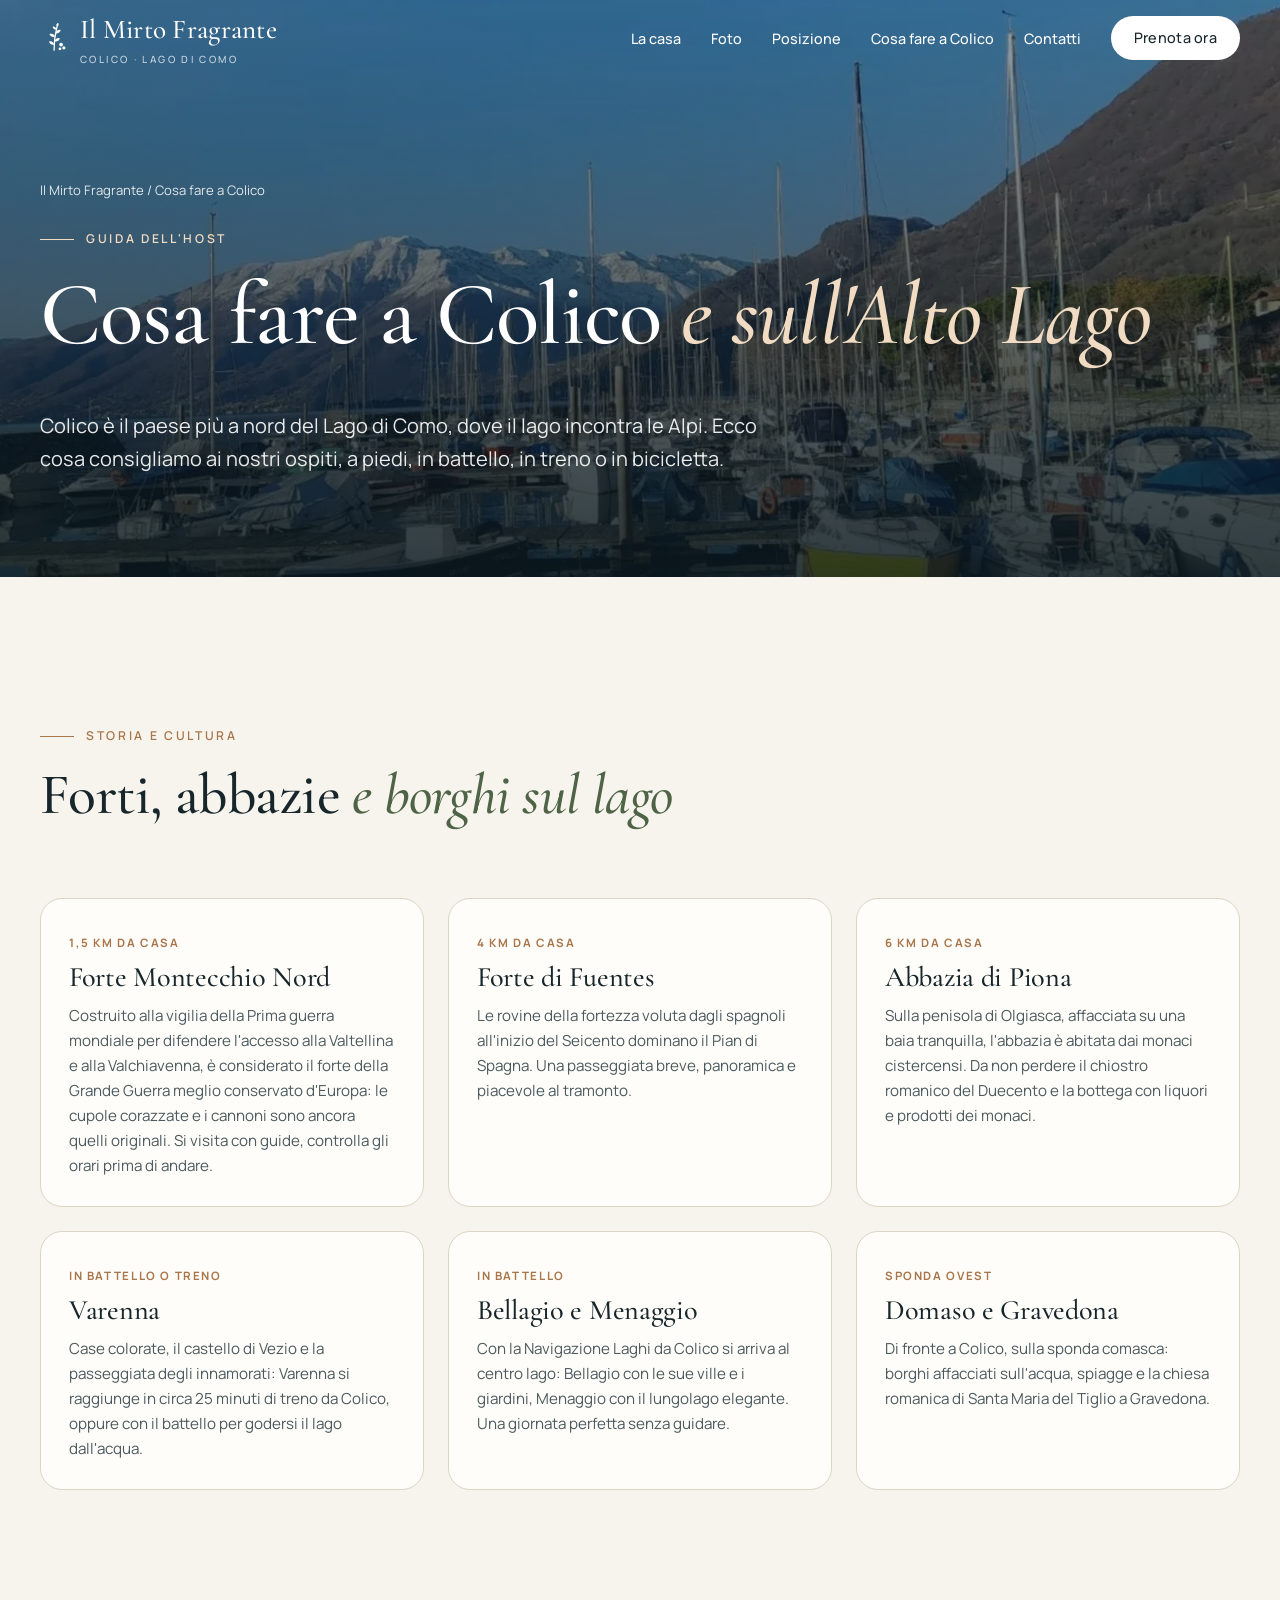
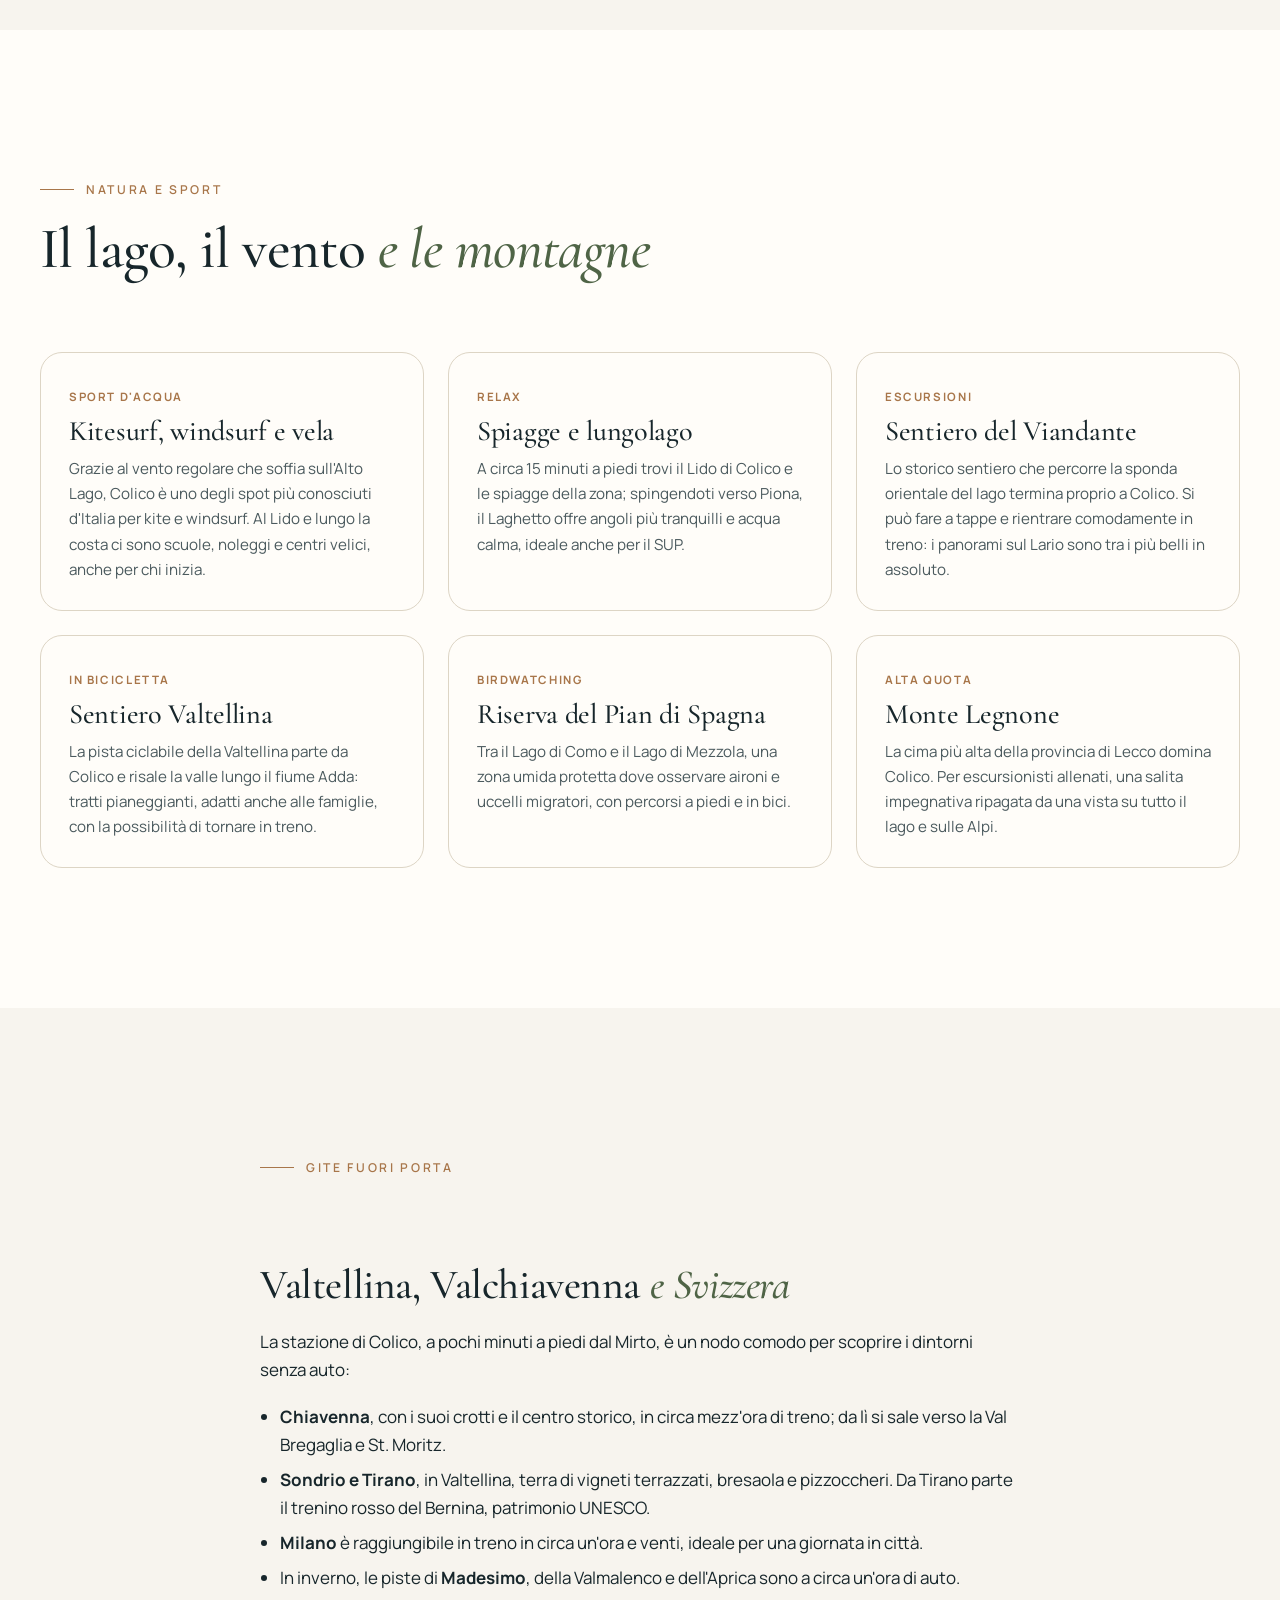
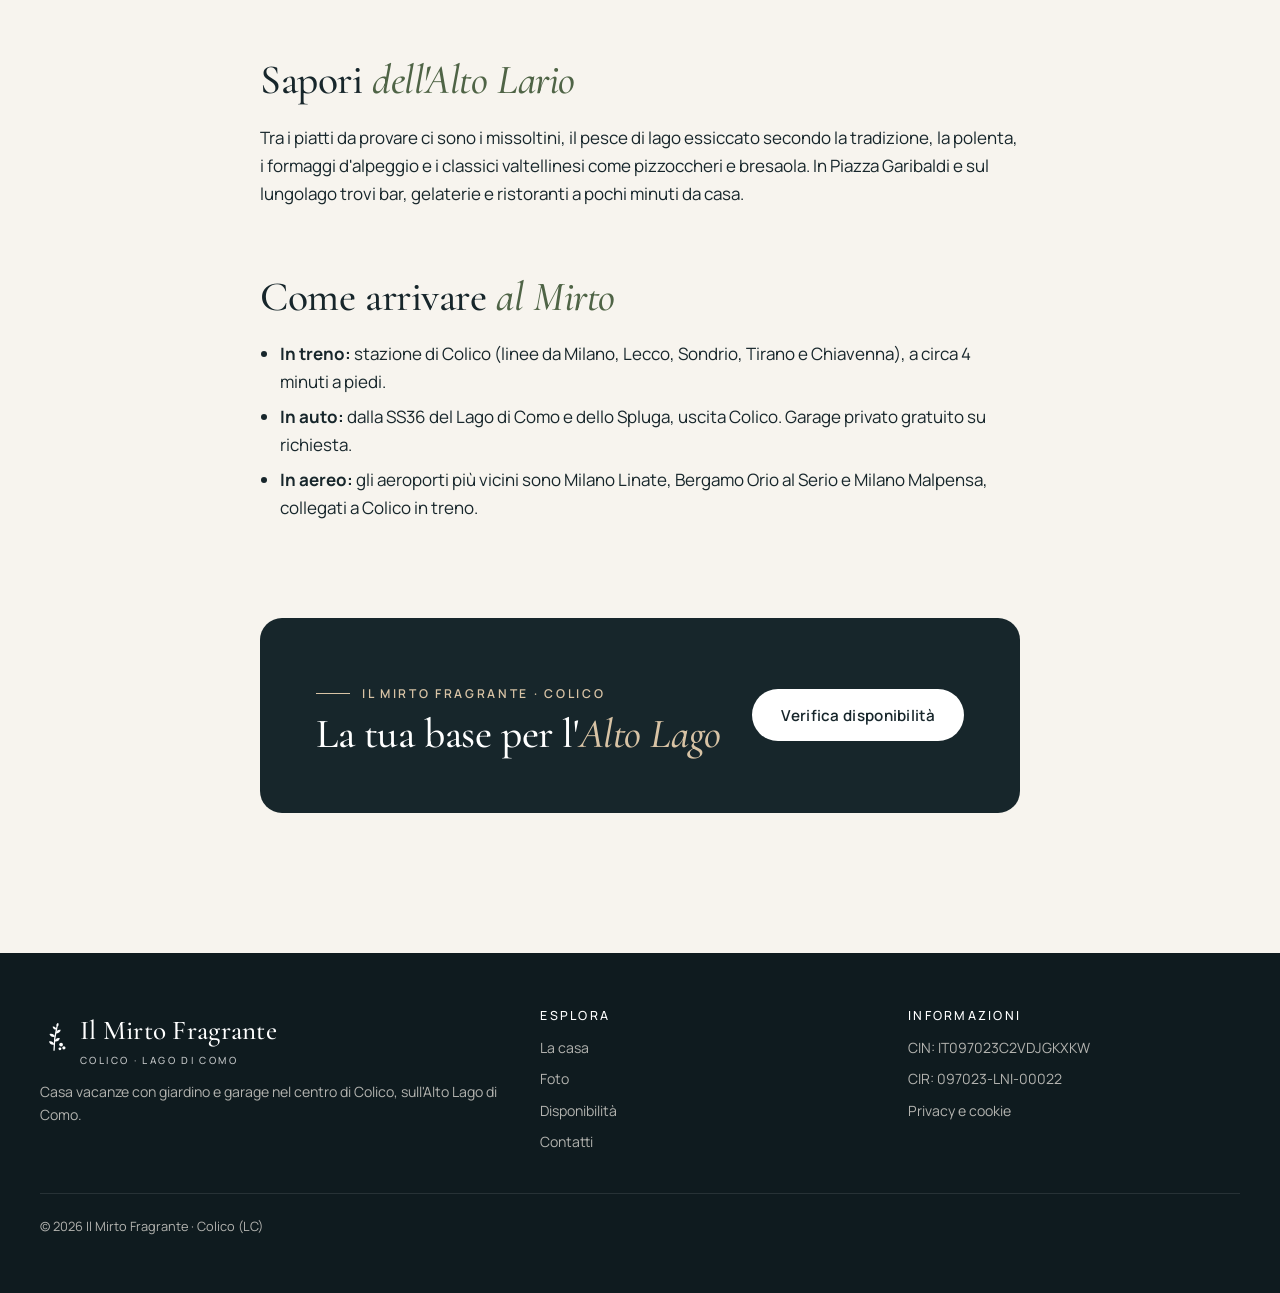
<file: guida-colico.html>
<!doctype html>
<html lang="it" class="no-js">
<head>
  <meta charset="utf-8">
  <meta name="viewport" content="width=device-width, initial-scale=1, viewport-fit=cover">
  <title>Cosa fare a Colico e sull'Alto Lago di Como | Il Mirto Fragrante</title>
  <meta name="description" content="Guida a Colico e all'Alto Lago di Como: forti, Abbazia di Piona, spiagge, kitesurf, sentieri, gite in battello a Varenna e Bellagio e consigli per le vacanze.">
  <link rel="canonical" href="__SITE_URL__/guida-colico.html">
  <meta name="theme-color" content="#17262b">
  <meta property="og:type" content="article">
  <meta property="og:locale" content="it_IT">
  <meta property="og:site_name" content="Il Mirto Fragrante · Casa vacanze a Colico">
  <meta property="og:title" content="Cosa fare a Colico e sull'Alto Lago di Como">
  <meta property="og:description" content="Forti storici, abbazie sul lago, spiagge, sport del vento e gite in battello: la guida dell'host per le vacanze a Colico.">
  <meta property="og:url" content="__SITE_URL__/guida-colico.html">
  <meta property="og:image" content="__SITE_URL__/assets/img/foto/porto-di-colico-1600.webp">
  <meta name="twitter:card" content="summary_large_image">
  <link rel="icon" href="favicon.ico" sizes="48x48">
  <link rel="icon" href="favicon.svg" type="image/svg+xml">
  <link rel="icon" href="assets/img/icon-192.png" sizes="192x192" type="image/png">
  <link rel="apple-touch-icon" href="assets/img/apple-touch-icon.png">
  <link rel="preload" href="assets/fonts/cormorant.woff2" as="font" type="font/woff2" crossorigin>
  <link rel="preload" href="assets/fonts/manrope.woff2" as="font" type="font/woff2" crossorigin>
  <link rel="stylesheet" href="assets/css/style.css">
  <script type="application/ld+json">
  {
    "@context": "https://schema.org",
    "@graph": [
      {
        "@type": "Article",
        "headline": "Cosa fare a Colico e sull'Alto Lago di Como",
        "image": "__SITE_URL__/assets/img/foto/porto-di-colico-1600.webp",
        "inLanguage": "it",
        "author": { "@type": "Organization", "name": "Il Mirto Fragrante · Casa vacanze a Colico", "url": "__SITE_URL__/" },
        "about": { "@type": "TouristDestination", "name": "Colico, Lago di Como", "geo": { "@type": "GeoCoordinates", "latitude": 46.137, "longitude": 9.371 } },
        "mainEntityOfPage": "__SITE_URL__/guida-colico.html"
      },
      {
        "@type": "BreadcrumbList",
        "itemListElement": [
          { "@type": "ListItem", "position": 1, "name": "Il Mirto Fragrante", "item": "__SITE_URL__/" },
          { "@type": "ListItem", "position": 2, "name": "Cosa fare a Colico", "item": "__SITE_URL__/guida-colico.html" }
        ]
      }
    ]
  }
  </script>
  <script src="assets/js/config.js" defer></script>
  <script src="assets/js/main.js" defer></script>
</head>
<body>
<svg width="0" height="0" style="position:absolute" aria-hidden="true">
  <defs>
    <symbol id="i-logo" viewBox="0 0 64 64"><path d="M30 58C30 44 31 28 36 9" fill="none" stroke="currentColor" stroke-width="2.8" stroke-linecap="round"/><g fill="currentColor"><path d="M0 0C3.5-4 9.5-4 13 0C9.5 4 3.5 4 0 0Z" transform="translate(30.5 46) rotate(-150)"/><path d="M0 0C3.5-4 9.5-4 13 0C9.5 4 3.5 4 0 0Z" transform="translate(31 39) rotate(-30)"/><path d="M0 0C3.5-4 9.5-4 13 0C9.5 4 3.5 4 0 0Z" transform="translate(32 29) rotate(-155)"/><path d="M0 0C3.5-4 9.5-4 13 0C9.5 4 3.5 4 0 0Z" transform="translate(33.5 22) rotate(-35)"/><path d="M0 0C3.5-4 9.5-4 13 0C9.5 4 3.5 4 0 0Z" transform="translate(35 14) rotate(-140) scale(.8)"/><path d="M0 0C3.5-4 9.5-4 13 0C9.5 4 3.5 4 0 0Z" transform="translate(36 9) rotate(-75) scale(.75)"/><circle cx="45" cy="46" r="4"/><circle cx="51" cy="53" r="3.4"/><circle cx="42.5" cy="55" r="3"/></g></symbol>
  </defs>
</svg>
<a class="skip-link" href="#main">Vai al contenuto</a>

<header class="site-header">
  <nav class="nav wrap" aria-label="Navigazione principale">
    <a class="logo" href="./" aria-label="Il Mirto Fragrante, torna alla home">
      <svg aria-hidden="true"><use href="#i-logo"/></svg>
      <span>Il Mirto Fragrante<small>Colico · Lago di Como</small></span>
    </a>
    <button class="nav-toggle" aria-expanded="false" aria-controls="menu" aria-label="Apri il menu"><span></span><span></span><span></span></button>
    <ul class="nav-links" id="menu">
      <li><a href="./#la-casa">La casa</a></li>
      <li><a href="./#galleria">Foto</a></li>
      <li><a href="./#posizione">Posizione</a></li>
      <li><a href="guida-colico.html" aria-current="page">Cosa fare a Colico</a></li>
      <li><a href="./#contatti">Contatti</a></li>
      <li><a class="btn btn--primary" href="./#disponibilita">Prenota ora</a></li>
    </ul>
  </nav>
</header>

<main id="main">
  <section class="page-hero page-hero--image">
    <img src="assets/img/foto/porto-di-colico-1600.webp" srcset="assets/img/foto/porto-di-colico-800.webp 800w, assets/img/foto/porto-di-colico-1600.webp 1600w" sizes="100vw" width="1600" height="1600" fetchpriority="high" alt="Il porto turistico di Colico con le barche a vela e le montagne innevate">
    <div class="wrap">
      <nav class="breadcrumb" aria-label="Percorso"><a href="./">Il Mirto Fragrante</a> / Cosa fare a Colico</nav>
      <p class="eyebrow">Guida dell'host</p>
      <h1>Cosa fare a Colico <em>e sull'Alto Lago</em></h1>
      <p class="lead">Colico è il paese più a nord del Lago di Como, dove il lago incontra le Alpi. Ecco cosa consigliamo ai nostri ospiti, a piedi, in battello, in treno o in bicicletta.</p>
    </div>
  </section>

  <section class="section">
    <div class="wrap">
      <div class="section-head reveal">
        <p class="eyebrow">Storia e cultura</p>
        <h2>Forti, abbazie <em>e borghi sul lago</em></h2>
      </div>
      <div class="guide-grid">
        <article class="guide-card reveal"><span class="tag">1,5 km da casa</span><h3>Forte Montecchio Nord</h3><p>Costruito alla vigilia della Prima guerra mondiale per difendere l'accesso alla Valtellina e alla Valchiavenna, è considerato il forte della Grande Guerra meglio conservato d'Europa: le cupole corazzate e i cannoni sono ancora quelli originali. Si visita con guide, controlla gli orari prima di andare.</p></article>
        <article class="guide-card reveal reveal-delay-1"><span class="tag">4 km da casa</span><h3>Forte di Fuentes</h3><p>Le rovine della fortezza voluta dagli spagnoli all'inizio del Seicento dominano il Pian di Spagna. Una passeggiata breve, panoramica e piacevole al tramonto.</p></article>
        <article class="guide-card reveal reveal-delay-2"><span class="tag">6 km da casa</span><h3>Abbazia di Piona</h3><p>Sulla penisola di Olgiasca, affacciata su una baia tranquilla, l'abbazia è abitata dai monaci cistercensi. Da non perdere il chiostro romanico del Duecento e la bottega con liquori e prodotti dei monaci.</p></article>
        <article class="guide-card reveal"><span class="tag">In battello o treno</span><h3>Varenna</h3><p>Case colorate, il castello di Vezio e la passeggiata degli innamorati: Varenna si raggiunge in circa 25 minuti di treno da Colico, oppure con il battello per godersi il lago dall'acqua.</p></article>
        <article class="guide-card reveal reveal-delay-1"><span class="tag">In battello</span><h3>Bellagio e Menaggio</h3><p>Con la Navigazione Laghi da Colico si arriva al centro lago: Bellagio con le sue ville e i giardini, Menaggio con il lungolago elegante. Una giornata perfetta senza guidare.</p></article>
        <article class="guide-card reveal reveal-delay-2"><span class="tag">Sponda ovest</span><h3>Domaso e Gravedona</h3><p>Di fronte a Colico, sulla sponda comasca: borghi affacciati sull'acqua, spiagge e la chiesa romanica di Santa Maria del Tiglio a Gravedona.</p></article>
      </div>
    </div>
  </section>

  <section class="section section--paper">
    <div class="wrap">
      <div class="section-head reveal">
        <p class="eyebrow">Natura e sport</p>
        <h2>Il lago, il vento <em>e le montagne</em></h2>
      </div>
      <div class="guide-grid">
        <article class="guide-card reveal"><span class="tag">Sport d'acqua</span><h3>Kitesurf, windsurf e vela</h3><p>Grazie al vento regolare che soffia sull'Alto Lago, Colico è uno degli spot più conosciuti d'Italia per kite e windsurf. Al Lido e lungo la costa ci sono scuole, noleggi e centri velici, anche per chi inizia.</p></article>
        <article class="guide-card reveal reveal-delay-1"><span class="tag">Relax</span><h3>Spiagge e lungolago</h3><p>A circa 15 minuti a piedi trovi il Lido di Colico e le spiagge della zona; spingendoti verso Piona, il Laghetto offre angoli più tranquilli e acqua calma, ideale anche per il SUP.</p></article>
        <article class="guide-card reveal reveal-delay-2"><span class="tag">Escursioni</span><h3>Sentiero del Viandante</h3><p>Lo storico sentiero che percorre la sponda orientale del lago termina proprio a Colico. Si può fare a tappe e rientrare comodamente in treno: i panorami sul Lario sono tra i più belli in assoluto.</p></article>
        <article class="guide-card reveal"><span class="tag">In bicicletta</span><h3>Sentiero Valtellina</h3><p>La pista ciclabile della Valtellina parte da Colico e risale la valle lungo il fiume Adda: tratti pianeggianti, adatti anche alle famiglie, con la possibilità di tornare in treno.</p></article>
        <article class="guide-card reveal reveal-delay-1"><span class="tag">Birdwatching</span><h3>Riserva del Pian di Spagna</h3><p>Tra il Lago di Como e il Lago di Mezzola, una zona umida protetta dove osservare aironi e uccelli migratori, con percorsi a piedi e in bici.</p></article>
        <article class="guide-card reveal reveal-delay-2"><span class="tag">Alta quota</span><h3>Monte Legnone</h3><p>La cima più alta della provincia di Lecco domina Colico. Per escursionisti allenati, una salita impegnativa ripagata da una vista su tutto il lago e sulle Alpi.</p></article>
      </div>
    </div>
  </section>

  <section class="section">
    <div class="wrap prose reveal">
      <p class="eyebrow">Gite fuori porta</p>
      <h2>Valtellina, Valchiavenna <em>e Svizzera</em></h2>
      <p>La stazione di Colico, a pochi minuti a piedi dal Mirto, è un nodo comodo per scoprire i dintorni senza auto:</p>
      <ul>
        <li><strong>Chiavenna</strong>, con i suoi crotti e il centro storico, in circa mezz'ora di treno; da lì si sale verso la Val Bregaglia e St. Moritz.</li>
        <li><strong>Sondrio e Tirano</strong>, in Valtellina, terra di vigneti terrazzati, bresaola e pizzoccheri. Da Tirano parte il trenino rosso del Bernina, patrimonio UNESCO.</li>
        <li><strong>Milano</strong> è raggiungibile in treno in circa un'ora e venti, ideale per una giornata in città.</li>
        <li>In inverno, le piste di <strong>Madesimo</strong>, della Valmalenco e dell'Aprica sono a circa un'ora di auto.</li>
      </ul>

      <h2>Sapori <em>dell'Alto Lario</em></h2>
      <p>Tra i piatti da provare ci sono i missoltini, il pesce di lago essiccato secondo la tradizione, la polenta, i formaggi d'alpeggio e i classici valtellinesi come pizzoccheri e bresaola. In Piazza Garibaldi e sul lungolago trovi bar, gelaterie e ristoranti a pochi minuti da casa.</p>

      <h2>Come arrivare <em>al Mirto</em></h2>
      <ul>
        <li><strong>In treno:</strong> stazione di Colico (linee da Milano, Lecco, Sondrio, Tirano e Chiavenna), a circa 4 minuti a piedi.</li>
        <li><strong>In auto:</strong> dalla SS36 del Lago di Como e dello Spluga, uscita Colico. Garage privato gratuito su richiesta.</li>
        <li><strong>In aereo:</strong> gli aeroporti più vicini sono Milano Linate, Bergamo Orio al Serio e Milano Malpensa, collegati a Colico in treno.</li>
      </ul>

      <div class="cta-panel">
        <div>
          <p class="eyebrow" style="color:#d8c3a5;margin-bottom:8px">Il Mirto Fragrante · Colico</p>
          <h2>La tua base per l'<em style="color:#d8c3a5">Alto Lago</em></h2>
        </div>
        <a class="btn btn--light" href="./#disponibilita">Verifica disponibilità</a>
      </div>
    </div>
  </section>
</main>

<footer class="site-footer">
  <div class="wrap">
    <div class="footer-grid">
      <div>
        <a class="logo" href="./"><svg aria-hidden="true"><use href="#i-logo"/></svg><span>Il Mirto Fragrante<small>Colico · Lago di Como</small></span></a>
        <p>Casa vacanze con giardino e garage nel centro di Colico, sull'Alto Lago di Como.</p>
      </div>
      <div>
        <h3>Esplora</h3>
        <ul>
          <li><a href="./#la-casa">La casa</a></li>
          <li><a href="./#galleria">Foto</a></li>
          <li><a href="./#disponibilita">Disponibilità</a></li>
          <li><a href="./#contatti">Contatti</a></li>
        </ul>
      </div>
      <div>
        <h3>Informazioni</h3>
        <ul>
          <li>CIN: IT097023C2VDJGKXKW</li>
          <li>CIR: 097023-LNI-00022</li>
          <li><a href="privacy.html">Privacy e cookie</a></li>
        </ul>
      </div>
    </div>
    <div class="legal"><span>© <span data-year>2026</span> Il Mirto Fragrante · Colico (LC)</span></div>
  </div>
</footer>

<div class="mobile-cta is-visible" aria-label="Prenotazione rapida">
  <div class="meta"><b>★ 4,74 · Colico</b>Fino a 3 ospiti · giardino · garage</div>
  <a class="btn btn--primary" href="./#disponibilita">Verifica date</a>
</div>
</body>
</html>
</file>
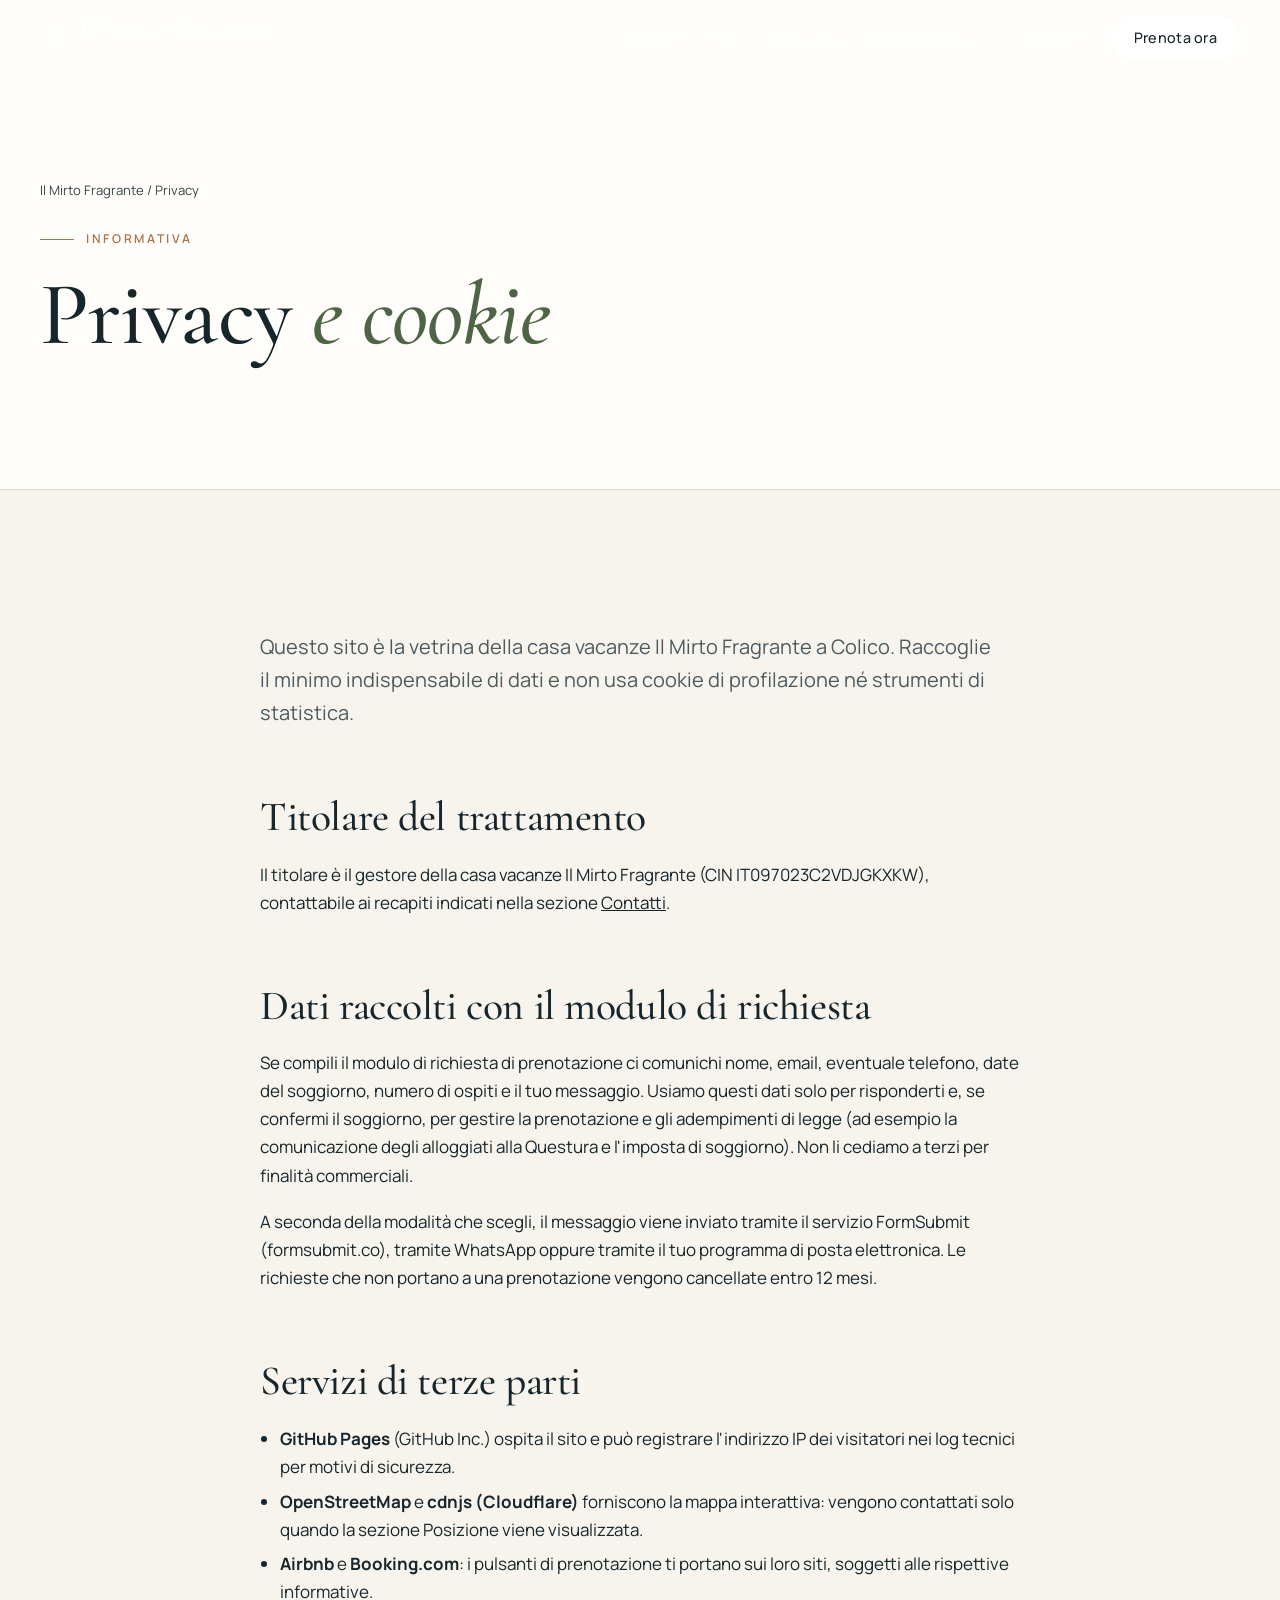
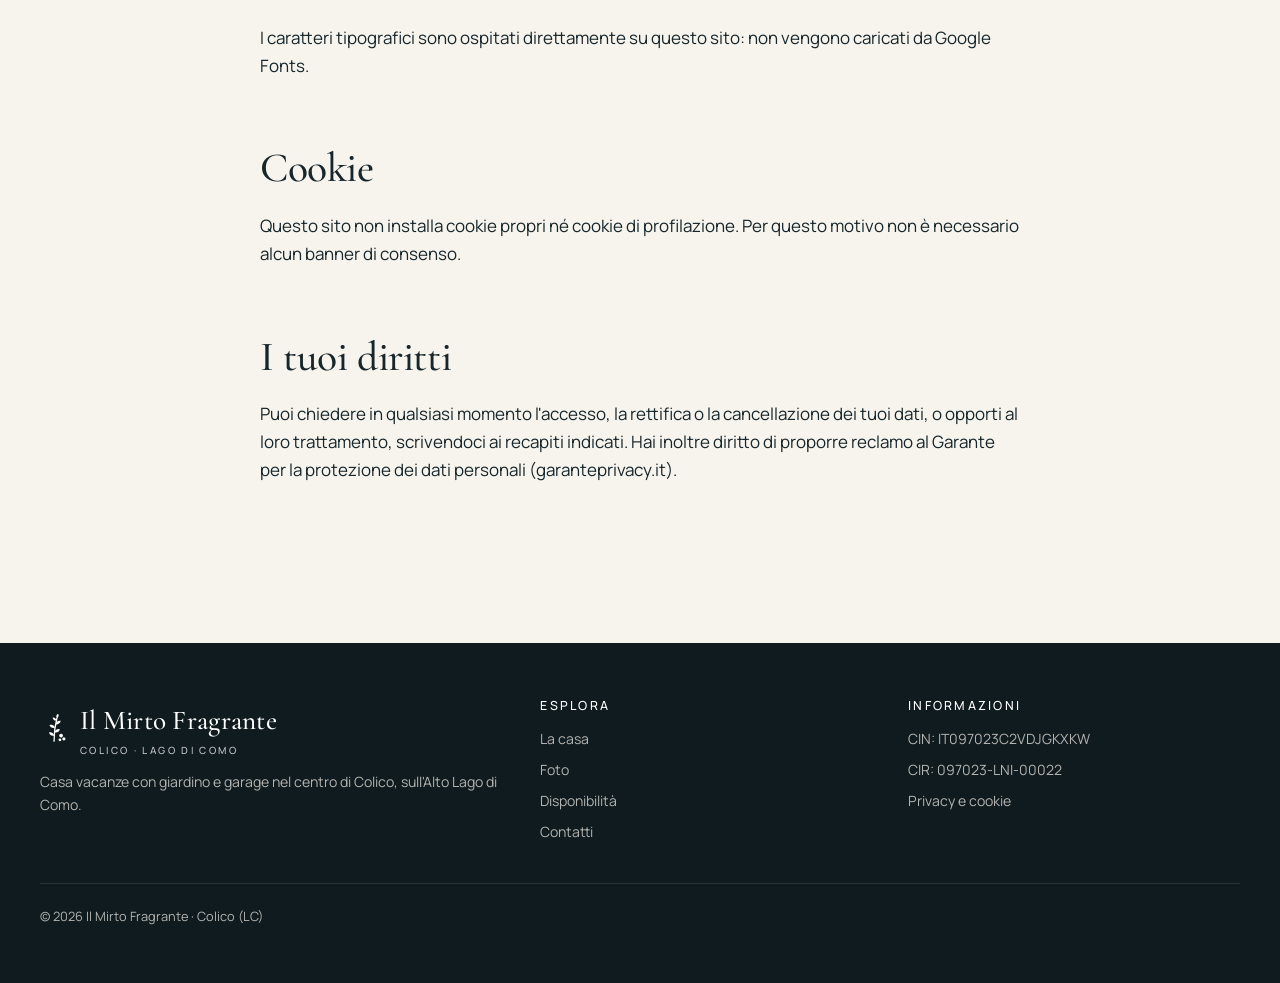
<file: privacy.html>
<!doctype html>
<html lang="it" class="no-js">
<head>
  <meta charset="utf-8">
  <meta name="viewport" content="width=device-width, initial-scale=1, viewport-fit=cover">
  <title>Privacy e cookie | Il Mirto Fragrante, casa vacanze a Colico</title>
  <meta name="description" content="Informativa privacy e cookie del sito della casa vacanze Il Mirto Fragrante a Colico, Lago di Como.">
  <meta name="robots" content="index, follow">
  <meta name="theme-color" content="#17262b">
  <link rel="icon" href="favicon.ico" sizes="48x48">
  <link rel="icon" href="favicon.svg" type="image/svg+xml">
  <link rel="icon" href="assets/img/icon-192.png" sizes="192x192" type="image/png">
  <link rel="stylesheet" href="assets/css/style.css">
  <script src="assets/js/config.js" defer></script>
  <script src="assets/js/main.js" defer></script>
</head>
<body>
<svg width="0" height="0" style="position:absolute" aria-hidden="true">
  <defs>
    <symbol id="i-logo" viewBox="0 0 64 64"><path d="M30 58C30 44 31 28 36 9" fill="none" stroke="currentColor" stroke-width="2.8" stroke-linecap="round"/><g fill="currentColor"><path d="M0 0C3.5-4 9.5-4 13 0C9.5 4 3.5 4 0 0Z" transform="translate(30.5 46) rotate(-150)"/><path d="M0 0C3.5-4 9.5-4 13 0C9.5 4 3.5 4 0 0Z" transform="translate(31 39) rotate(-30)"/><path d="M0 0C3.5-4 9.5-4 13 0C9.5 4 3.5 4 0 0Z" transform="translate(32 29) rotate(-155)"/><path d="M0 0C3.5-4 9.5-4 13 0C9.5 4 3.5 4 0 0Z" transform="translate(33.5 22) rotate(-35)"/><path d="M0 0C3.5-4 9.5-4 13 0C9.5 4 3.5 4 0 0Z" transform="translate(35 14) rotate(-140) scale(.8)"/><path d="M0 0C3.5-4 9.5-4 13 0C9.5 4 3.5 4 0 0Z" transform="translate(36 9) rotate(-75) scale(.75)"/><circle cx="45" cy="46" r="4"/><circle cx="51" cy="53" r="3.4"/><circle cx="42.5" cy="55" r="3"/></g></symbol>
  </defs>
</svg>
<a class="skip-link" href="#main">Vai al contenuto</a>

<header class="site-header">
  <nav class="nav wrap" aria-label="Navigazione principale">
    <a class="logo" href="./" aria-label="Il Mirto Fragrante, torna alla home">
      <svg aria-hidden="true"><use href="#i-logo"/></svg>
      <span>Il Mirto Fragrante<small>Colico · Lago di Como</small></span>
    </a>
    <button class="nav-toggle" aria-expanded="false" aria-controls="menu" aria-label="Apri il menu"><span></span><span></span><span></span></button>
    <ul class="nav-links" id="menu">
      <li><a href="./#la-casa">La casa</a></li>
      <li><a href="./#galleria">Foto</a></li>
      <li><a href="./#posizione">Posizione</a></li>
      <li><a href="guida-colico.html">Cosa fare a Colico</a></li>
      <li><a href="./#contatti">Contatti</a></li>
      <li><a class="btn btn--primary" href="./#disponibilita">Prenota ora</a></li>
    </ul>
  </nav>
</header>

<main id="main">
  <section class="page-hero">
    <div class="wrap">
      <nav class="breadcrumb" aria-label="Percorso"><a href="./">Il Mirto Fragrante</a> / Privacy</nav>
      <p class="eyebrow">Informativa</p>
      <h1>Privacy <em>e cookie</em></h1>
    </div>
  </section>
  <section class="section">
    <div class="wrap prose">
      <p class="lead">Questo sito è la vetrina della casa vacanze Il Mirto Fragrante a Colico. Raccoglie il minimo indispensabile di dati e non usa cookie di profilazione né strumenti di statistica.</p>
      <h2>Titolare del trattamento</h2>
      <p>Il titolare è il gestore della casa vacanze Il Mirto Fragrante (CIN IT097023C2VDJGKXKW), contattabile ai recapiti indicati nella sezione <a href="./#contatti">Contatti</a>.</p>
      <h2>Dati raccolti con il modulo di richiesta</h2>
      <p>Se compili il modulo di richiesta di prenotazione ci comunichi nome, email, eventuale telefono, date del soggiorno, numero di ospiti e il tuo messaggio. Usiamo questi dati solo per risponderti e, se confermi il soggiorno, per gestire la prenotazione e gli adempimenti di legge (ad esempio la comunicazione degli alloggiati alla Questura e l'imposta di soggiorno). Non li cediamo a terzi per finalità commerciali.</p>
      <p>A seconda della modalità che scegli, il messaggio viene inviato tramite il servizio FormSubmit (formsubmit.co), tramite WhatsApp oppure tramite il tuo programma di posta elettronica. Le richieste che non portano a una prenotazione vengono cancellate entro 12 mesi.</p>
      <h2>Servizi di terze parti</h2>
      <ul>
        <li><strong>GitHub Pages</strong> (GitHub Inc.) ospita il sito e può registrare l'indirizzo IP dei visitatori nei log tecnici per motivi di sicurezza.</li>
        <li><strong>OpenStreetMap</strong> e <strong>cdnjs (Cloudflare)</strong> forniscono la mappa interattiva: vengono contattati solo quando la sezione Posizione viene visualizzata.</li>
        <li><strong>Airbnb</strong> e <strong>Booking.com</strong>: i pulsanti di prenotazione ti portano sui loro siti, soggetti alle rispettive informative.</li>
      </ul>
      <p>I caratteri tipografici sono ospitati direttamente su questo sito: non vengono caricati da Google Fonts.</p>
      <h2>Cookie</h2>
      <p>Questo sito non installa cookie propri né cookie di profilazione. Per questo motivo non è necessario alcun banner di consenso.</p>
      <h2>I tuoi diritti</h2>
      <p>Puoi chiedere in qualsiasi momento l'accesso, la rettifica o la cancellazione dei tuoi dati, o opporti al loro trattamento, scrivendoci ai recapiti indicati. Hai inoltre diritto di proporre reclamo al Garante per la protezione dei dati personali (garanteprivacy.it).</p>
    </div>
  </section>

</main>

<footer class="site-footer">
  <div class="wrap">
    <div class="footer-grid">
      <div>
        <a class="logo" href="./"><svg aria-hidden="true"><use href="#i-logo"/></svg><span>Il Mirto Fragrante<small>Colico · Lago di Como</small></span></a>
        <p>Casa vacanze con giardino e garage nel centro di Colico, sull'Alto Lago di Como.</p>
      </div>
      <div>
        <h3>Esplora</h3>
        <ul>
          <li><a href="./#la-casa">La casa</a></li>
          <li><a href="./#galleria">Foto</a></li>
          <li><a href="./#disponibilita">Disponibilità</a></li>
          <li><a href="./#contatti">Contatti</a></li>
        </ul>
      </div>
      <div>
        <h3>Informazioni</h3>
        <ul>
          <li>CIN: IT097023C2VDJGKXKW</li>
          <li>CIR: 097023-LNI-00022</li>
          <li><a href="privacy.html">Privacy e cookie</a></li>
        </ul>
      </div>
    </div>
    <div class="legal"><span>© <span data-year>2026</span> Il Mirto Fragrante · Colico (LC)</span></div>
  </div>
</footer>

<div class="mobile-cta is-visible" hidden aria-label="Prenotazione rapida">
  <div class="meta"><b>★ 4,74 · Colico</b>Fino a 3 ospiti · giardino · garage</div>
  <a class="btn btn--primary" href="./#disponibilita">Verifica date</a>
</div>
</body>
</html>
</file>
<file: assets/css/style.css>
/* =========================================================
   Il Mirto · Casa vacanze a Colico — foglio di stile
   Per cambiare i colori modifica le variabili in :root
   ========================================================= */

@font-face {
  font-family: "Cormorant Garamond";
  src: url("../fonts/cormorant.woff2") format("woff2");
  font-weight: 400 600; font-style: normal; font-display: swap;
}
@font-face {
  font-family: "Cormorant Garamond";
  src: url("../fonts/cormorant-italic.woff2") format("woff2");
  font-weight: 400 600; font-style: italic; font-display: swap;
}
@font-face {
  font-family: "Manrope";
  src: url("../fonts/manrope.woff2") format("woff2");
  font-weight: 400 700; font-style: normal; font-display: swap;
}

:root {
  --ivory: #f7f4ee;
  --paper: #fffdf9;
  --sand: #ebe4d6;
  --line: #ddd5c5;
  --ink: #17262b;          /* blu lago profondo */
  --ink-soft: #4b5a5e;
  --lake: #1f4a55;
  --myrtle: #4f6446;       /* verde mirto */
  --myrtle-soft: #e4e9dc;
  --brass: #a8764a;        /* accento ottone */
  --busy: #e9e3d8;
  --free: #ffffff;
  --danger: #a5443a;

  --serif: "Cormorant Garamond", "Times New Roman", serif;
  --sans: "Manrope", system-ui, -apple-system, "Segoe UI", sans-serif;

  --radius: 14px;
  --radius-lg: 22px;
  --shadow: 0 18px 50px -24px rgba(23, 38, 43, .35);
  --wrap: 1200px;
  --gutter: clamp(16px, 4vw, 40px);
  --section: clamp(72px, 11vw, 140px);
  --ease: cubic-bezier(.2, .7, .2, 1);
}

*, *::before, *::after { box-sizing: border-box; }
html { scroll-behavior: smooth; -webkit-text-size-adjust: 100%; }
body {
  margin: 0;
  background: var(--ivory);
  color: var(--ink);
  font-family: var(--sans);
  font-size: 17px;
  line-height: 1.65;
  -webkit-font-smoothing: antialiased;
  text-rendering: optimizeLegibility;
}
img { max-width: 100%; height: auto; display: block; }
a { color: inherit; }
button { font: inherit; color: inherit; cursor: pointer; }
:focus-visible { outline: 2px solid var(--brass); outline-offset: 3px; border-radius: 4px; }
[hidden] { display: none !important; }

.skip-link {
  position: absolute; left: 12px; top: -60px; z-index: 200;
  background: var(--ink); color: #fff; padding: 10px 16px; border-radius: 8px; text-decoration: none;
}
.skip-link:focus { top: 12px; }

.wrap { width: min(var(--wrap), 100% - 2 * var(--gutter)); margin-inline: auto; }
.section { padding-block: var(--section); scroll-margin-top: 70px; }
.section--paper { background: var(--paper); }
.section--sand { background: var(--sand); }

/* ---------- Tipografia ---------- */
h1, h2, h3 { font-variant-numeric: lining-nums; font-family: var(--serif); font-weight: 500; line-height: 1.08; margin: 0 0 .5em; letter-spacing: -.01em; }
h1 { font-size: clamp(2.7rem, 7vw, 5.6rem); }
h2 { font-size: clamp(2.2rem, 4.6vw, 3.6rem); }
h3 { font-size: clamp(1.45rem, 2.2vw, 1.8rem); }
h2 em, h1 em { font-style: italic; color: var(--myrtle); }
p { margin: 0 0 1.1em; }
.eyebrow {
  display: inline-flex; align-items: center; gap: 12px;
  font-size: .76rem; font-weight: 600; letter-spacing: .22em; text-transform: uppercase;
  color: var(--brass); margin-bottom: 18px;
}
.eyebrow::before { content: ""; width: 34px; height: 1px; background: currentColor; }
.lead { font-size: clamp(1.08rem, 1.6vw, 1.25rem); color: var(--ink-soft); max-width: 62ch; }
.muted { color: var(--ink-soft); }
.small { font-size: .88rem; }
.section-head { max-width: 760px; margin-bottom: clamp(40px, 6vw, 72px); }
.section-head.center { margin-inline: auto; text-align: center; }
.section-head.center .eyebrow::after { content: ""; width: 34px; height: 1px; background: currentColor; }

/* ---------- Bottoni ---------- */
.btn {
  display: inline-flex; align-items: center; justify-content: center; gap: 10px;
  min-height: 52px; padding: 0 28px; border-radius: 999px;
  font-size: .95rem; font-weight: 600; letter-spacing: .02em; text-decoration: none;
  border: 1px solid transparent; transition: transform .25s var(--ease), background .25s, color .25s, border-color .25s, box-shadow .25s;
  white-space: nowrap;
}
.btn:hover { transform: translateY(-2px); }
.btn svg { width: 18px; height: 18px; flex: none; }
.btn--primary { background: var(--ink); color: #fff; box-shadow: var(--shadow); }
.btn--primary:hover { background: var(--lake); }
.btn--light { background: #fff; color: var(--ink); }
.btn--light:hover { background: var(--ivory); }
.btn--ghost { border-color: currentColor; color: inherit; background: transparent; }
.btn--ghost:hover { background: rgba(255,255,255,.12); }
.btn--outline { border-color: var(--line); background: var(--paper); color: var(--ink); }
.btn--outline:hover { border-color: var(--ink); }
.btn--airbnb { background: #ff385c; color: #fff; }
.btn--airbnb:hover { background: #e31c5f; }
.btn--booking { background: #003b95; color: #fff; }
.btn--booking:hover { background: #00266b; }
.btn--whatsapp { background: #1f7a4d; color: #fff; }
.btn--whatsapp:hover { background: #17633e; }
.btn--block { width: 100%; }
.btn[disabled] { opacity: .5; pointer-events: none; }
.btn-row { display: flex; flex-wrap: wrap; gap: 12px; }

/* ---------- Header ---------- */
.site-header {
  position: fixed; inset: 0 0 auto; z-index: 100;
  transition: background .35s, box-shadow .35s, color .35s;
  color: #fff;
}
.site-header.is-solid, .site-header.is-open {
  background: rgba(247, 244, 238, .94); color: var(--ink);
  backdrop-filter: saturate(140%) blur(12px); -webkit-backdrop-filter: saturate(140%) blur(12px);
  box-shadow: 0 1px 0 var(--line);
}
.site-header--solid { background: var(--ivory); color: var(--ink); box-shadow: 0 1px 0 var(--line); position: sticky; }
.nav { display: flex; align-items: center; justify-content: space-between; height: 76px; gap: 24px; }
.logo { display: inline-flex; align-items: center; gap: 10px; text-decoration: none; font-family: var(--serif); font-size: 1.7rem; font-weight: 500; letter-spacing: .01em; }
.logo svg { width: 30px; height: 30px; }
.logo small { display: block; font-family: var(--sans); font-size: .62rem; letter-spacing: .24em; text-transform: uppercase; opacity: .75; margin-top: -2px; }
.nav-links { display: flex; align-items: center; gap: 30px; list-style: none; margin: 0; padding: 0; }
.nav-links a { text-decoration: none; font-size: .9rem; font-weight: 500; position: relative; padding-block: 6px; }
.nav-links a:not(.btn)::after { content: ""; position: absolute; left: 0; right: 0; bottom: 0; height: 1px; background: currentColor; transform: scaleX(0); transform-origin: left; transition: transform .3s var(--ease); }
.nav-links a:not(.btn):hover::after { transform: scaleX(1); }
.nav-links .btn { min-height: 44px; padding: 0 22px; }
.site-header:not(.is-solid):not(.is-open):not(.site-header--solid) .nav-links .btn { background: #fff; color: var(--ink); }
.nav-toggle { display: none; width: 46px; height: 46px; border: 0; background: transparent; border-radius: 50%; position: relative; }
.nav-toggle span { position: absolute; left: 12px; right: 12px; height: 1.5px; background: currentColor; transition: transform .3s, opacity .3s; }
.nav-toggle span:nth-child(1) { top: 17px; }
.nav-toggle span:nth-child(2) { top: 23px; }
.nav-toggle span:nth-child(3) { top: 29px; }
.is-open .nav-toggle span:nth-child(1) { transform: translateY(6px) rotate(45deg); }
.is-open .nav-toggle span:nth-child(2) { opacity: 0; }
.is-open .nav-toggle span:nth-child(3) { transform: translateY(-6px) rotate(-45deg); }

@media (max-width: 960px) {
  .nav-toggle { display: block; }
  .nav-links {
    position: fixed; inset: 76px 0 auto; flex-direction: column; align-items: stretch; gap: 0;
    background: var(--ivory); color: var(--ink); padding: 8px var(--gutter) 28px;
    box-shadow: 0 20px 40px -20px rgba(0,0,0,.25);
    transform: translateY(-12px); opacity: 0; visibility: hidden; transition: .3s var(--ease);
  }
  .is-open .nav-links { transform: none; opacity: 1; visibility: visible; }
  .nav-links li { border-bottom: 1px solid var(--line); }
  .nav-links li:last-child { border: 0; padding-top: 18px; }
  .nav-links a { display: block; padding: 16px 0; font-size: 1.05rem; }
  .nav-links .btn { width: 100%; }
}

/* ---------- Hero ---------- */
.hero { position: relative; min-height: 100svh; display: grid; align-items: end; color: #fff; overflow: hidden; isolation: isolate; }
.hero__media { position: absolute; inset: 0; z-index: -2; }
.hero__media img { width: 100%; height: 100%; object-fit: cover; object-position: 50% 45%; animation: heroZoom 18s var(--ease) both; }
.hero::before {
  content: ""; position: absolute; inset: 0; z-index: -1;
  background:
    linear-gradient(180deg, rgba(10, 24, 30, .55) 0%, rgba(10, 24, 30, 0) 28%),
    linear-gradient(0deg, rgba(10, 24, 30, .78) 0%, rgba(10, 24, 30, .25) 50%, rgba(10, 24, 30, 0) 75%);
}
@keyframes heroZoom { from { transform: scale(1.08); } to { transform: scale(1); } }
.hero__content { padding-block: 140px clamp(48px, 8vw, 96px); }
.hero .eyebrow { color: #f1dcc3; }
.hero h1 { max-width: 15ch; margin-bottom: 20px; text-shadow: 0 2px 30px rgba(0,0,0,.25); }
.hero h1 em { color: #f1dcc3; }
.hero__lead { font-size: clamp(1.05rem, 1.7vw, 1.28rem); max-width: 56ch; opacity: .94; margin-bottom: 34px; }
.hero__facts { display: flex; flex-wrap: wrap; gap: 10px 28px; margin-top: 44px; padding-top: 26px; border-top: 1px solid rgba(255,255,255,.28); font-size: .92rem; list-style: none; padding-left: 0; }
.hero__facts li { display: inline-flex; align-items: center; gap: 9px; }
.hero__facts svg { width: 18px; height: 18px; opacity: .85; }
.rating-pill {
  display: flex; width: max-content; max-width: 100%; align-items: center; gap: 8px; padding: 7px 14px; border-radius: 999px;
  background: rgba(255,255,255,.14); border: 1px solid rgba(255,255,255,.25);
  backdrop-filter: blur(8px); -webkit-backdrop-filter: blur(8px);
  font-size: .85rem; font-weight: 600; margin-bottom: 26px; text-decoration: none;
}
.rating-pill .stars { color: #f6c768; letter-spacing: 1px; }

/* ---------- Intro / highlights ---------- */
.intro { display: grid; grid-template-columns: 1.05fr 1fr; gap: clamp(40px, 7vw, 100px); align-items: center; }
.intro__media { position: relative; }
.intro__media img { border-radius: var(--radius-lg); aspect-ratio: 4 / 5; object-fit: cover; width: 100%; }
.intro__media .float {
  position: absolute; right: -28px; bottom: 36px; width: 46%; border: 8px solid var(--ivory);
  border-radius: var(--radius-lg); aspect-ratio: 1; object-fit: cover; box-shadow: var(--shadow);
}
.highlights { display: grid; grid-template-columns: repeat(2, 1fr); gap: 28px 32px; margin-top: 36px; }
.highlight { display: flex; gap: 14px; }
.highlight .ico { flex: none; width: 46px; height: 46px; border-radius: 50%; display: grid; place-items: center; background: var(--myrtle-soft); color: var(--myrtle); }
.highlight .ico svg { width: 22px; height: 22px; }
.highlight h3 { font-family: var(--sans); font-size: 1rem; font-weight: 700; margin: 2px 0 4px; letter-spacing: 0; }
.highlight p { font-size: .92rem; color: var(--ink-soft); margin: 0; }

/* ---------- La casa ---------- */
.stats { display: grid; grid-template-columns: repeat(4, 1fr); border-top: 1px solid var(--line); border-bottom: 1px solid var(--line); margin-bottom: clamp(48px, 7vw, 80px); }
.stat { padding: 28px 18px; text-align: center; }
.stat + .stat { border-left: 1px solid var(--line); }
.stat strong { font-variant-numeric: lining-nums; display: block; font-family: var(--serif); font-size: clamp(2.2rem, 4vw, 3rem); font-weight: 500; line-height: 1; color: var(--lake); }
.stat span { font-size: .85rem; color: var(--ink-soft); letter-spacing: .04em; }
.house-grid { display: grid; grid-template-columns: 1fr 1fr; gap: clamp(40px, 6vw, 90px); }
.rooms { display: grid; gap: 22px; margin-top: 28px; }
.room { padding: 22px 24px; border-radius: var(--radius); background: var(--ivory); border: 1px solid var(--line); }
.room h3 { font-size: 1.4rem; margin-bottom: 6px; }
.room p { margin: 0; font-size: .95rem; color: var(--ink-soft); }
.amenities { columns: 2; column-gap: 32px; }
.amenity-group { break-inside: avoid; margin-bottom: 26px; }
.amenity-group h3 { font-family: var(--sans); font-size: .78rem; font-weight: 700; letter-spacing: .18em; text-transform: uppercase; color: var(--brass); margin-bottom: 10px; }
.amenity-group ul { list-style: none; margin: 0; padding: 0; }
.amenity-group li { display: flex; gap: 10px; align-items: baseline; padding: 5px 0; font-size: .95rem; }
.amenity-group li::before { content: ""; flex: none; width: 6px; height: 6px; border-radius: 50%; background: var(--myrtle); transform: translateY(-2px); }
.rules { display: grid; grid-template-columns: repeat(3, 1fr); gap: 16px; margin-top: clamp(48px, 7vw, 80px); }
.rule { padding: 22px; border-radius: var(--radius); background: var(--ivory); border: 1px solid var(--line); }
.rule strong { display: block; font-size: .78rem; letter-spacing: .16em; text-transform: uppercase; color: var(--brass); margin-bottom: 4px; }
.rule span { font-family: var(--serif); font-size: 1.35rem; }

/* ---------- Galleria ---------- */
.gallery-filters { display: flex; flex-wrap: wrap; gap: 8px; margin-bottom: 28px; justify-content: center; }
.chip { border: 1px solid var(--line); background: transparent; border-radius: 999px; padding: 9px 18px; font-size: .88rem; font-weight: 500; transition: .2s; }
.chip:hover { border-color: var(--ink); }
.chip.is-active { background: var(--ink); color: #fff; border-color: var(--ink); }
.gallery { display: grid; grid-template-columns: repeat(4, 1fr); grid-auto-rows: clamp(140px, 17vw, 230px); grid-auto-flow: dense; gap: 12px; }
.gallery__item { position: relative; overflow: hidden; border-radius: 12px; background: var(--sand); border: 0; padding: 0; }
.gallery__item img { width: 100%; height: 100%; object-fit: cover; transition: transform .8s var(--ease), opacity .4s; }
.gallery__item:hover img { transform: scale(1.05); }
.gallery__item::after { content: ""; position: absolute; inset: 0; background: linear-gradient(0deg, rgba(0,0,0,.25), transparent 40%); opacity: 0; transition: opacity .3s; }
.gallery__item:hover::after { opacity: 1; }
.gallery__item.wide { grid-column: span 2; }
.gallery__item.tall { grid-row: span 2; }
.gallery__item.big { grid-column: span 2; grid-row: span 2; }
.gallery.is-collapsed .gallery__item:nth-child(n + 11) { display: none; }
.gallery-more { text-align: center; margin-top: 36px; }

/* Lightbox */
.lightbox { position: fixed; inset: 0; z-index: 300; background: rgba(12, 18, 20, .96); display: grid; grid-template-rows: auto 1fr auto; color: #fff; opacity: 0; visibility: hidden; transition: opacity .3s, visibility .3s; }
.lightbox.is-open { opacity: 1; visibility: visible; }
.lightbox__bar { display: flex; justify-content: space-between; align-items: center; padding: 14px 18px; font-size: .9rem; }
.lightbox__stage { position: relative; display: grid; place-items: center; padding: 0 64px; min-height: 0; touch-action: pan-y; }
.lightbox__stage img { max-width: 100%; max-height: 100%; object-fit: contain; border-radius: 6px; user-select: none; }
.lightbox__caption { text-align: center; padding: 14px 18px 22px; font-size: .92rem; opacity: .85; min-height: 3em; }
.lb-btn { width: 48px; height: 48px; border-radius: 50%; border: 1px solid rgba(255,255,255,.25); background: rgba(255,255,255,.06); color: #fff; display: grid; place-items: center; transition: background .2s; }
.lb-btn:hover { background: rgba(255,255,255,.18); }
.lb-btn svg { width: 22px; height: 22px; }
.lb-prev, .lb-next { position: absolute; top: 50%; transform: translateY(-50%); }
.lb-prev { left: 10px; } .lb-next { right: 10px; }
@media (max-width: 640px) { .lightbox__caption { padding: 14px 80px 22px; } .lightbox__stage { padding: 0 8px; } .lb-prev, .lb-next { top: auto; bottom: -58px; transform: none; } .lb-prev { left: 18px; } .lb-next { right: 18px; } }

/* ---------- Recensioni ---------- */
.reviews { display: grid; grid-template-columns: 1fr 1.4fr; gap: clamp(40px, 6vw, 90px); align-items: center; }
.score { font-variant-numeric: lining-nums; font-family: var(--serif); font-size: clamp(5rem, 11vw, 8.5rem); line-height: .9; color: var(--lake); }
.score-stars { color: var(--brass); font-size: 1.3rem; letter-spacing: 3px; margin: 8px 0 6px; }
.subscores { display: grid; grid-template-columns: 1fr 1fr; gap: 18px 36px; }
.subscore { display: grid; grid-template-columns: 1fr auto; gap: 6px 12px; font-size: .95rem; }
.subscore b { font-weight: 600; }
.subscore .bar { grid-column: 1 / -1; height: 3px; background: var(--line); border-radius: 3px; overflow: hidden; }
.subscore .bar i { display: block; height: 100%; background: var(--myrtle); width: 0; transition: width 1.4s var(--ease); }
.is-visible .subscore .bar i { width: var(--v); }

/* ---------- Posizione ---------- */
.location { display: grid; grid-template-columns: 1fr 1.25fr; gap: clamp(32px, 5vw, 70px); align-items: start; }
.map {
  position: sticky; top: 100px; height: min(640px, 75vh); border-radius: var(--radius-lg); overflow: hidden; background: var(--sand);
  border: 1px solid var(--line); z-index: 1;
}
.map .leaflet-tile-pane { filter: saturate(.55) sepia(.12) contrast(.96); }
.map__placeholder { position: absolute; inset: 0; display: grid; place-items: center; text-align: center; padding: 24px; color: var(--ink-soft); }
.poi-list { list-style: none; margin: 28px 0 0; padding: 0; }
.poi { display: grid; grid-template-columns: 1fr auto; gap: 2px 16px; padding: 16px 0; border-bottom: 1px solid var(--line); cursor: pointer; transition: padding .25s var(--ease); }
.poi:hover, .poi:focus-visible { padding-left: 8px; }
.poi b { font-weight: 600; }
.poi .dist { font-size: .85rem; color: var(--brass); font-weight: 600; white-space: nowrap; }
.poi p { grid-column: 1 / -1; margin: 0; font-size: .9rem; color: var(--ink-soft); }
.pin { width: 34px !important; height: 34px !important; margin: -34px 0 0 -17px !important; }
.pin span { display: grid; place-items: center; width: 34px; height: 34px; border-radius: 50% 50% 50% 0; transform: rotate(-45deg); background: var(--brass); box-shadow: 0 6px 14px rgba(0,0,0,.25); }
.pin span i { transform: rotate(45deg); color: #fff; font-style: normal; font-size: 13px; font-weight: 700; }
.pin--home span { background: var(--ink); }
.leaflet-popup-content { font-family: var(--sans); font-size: .9rem; }
.leaflet-popup-content b { display: block; font-size: 1rem; margin-bottom: 2px; }

/* ---------- Disponibilità / calendario ---------- */
.booking-layout { display: grid; grid-template-columns: 1.55fr 1fr; gap: clamp(28px, 4vw, 56px); align-items: start; }
.calendar-card, .summary-card { background: var(--paper); border: 1px solid var(--line); border-radius: var(--radius-lg); padding: clamp(18px, 3vw, 32px); box-shadow: var(--shadow); }
.cal-head { display: flex; justify-content: space-between; align-items: center; margin-bottom: 18px; gap: 12px; }
.cal-nav { display: flex; gap: 8px; }
.cal-nav button { width: 42px; height: 42px; border-radius: 50%; border: 1px solid var(--line); background: var(--paper); display: grid; place-items: center; }
.cal-nav button:hover:not(:disabled) { border-color: var(--ink); }
.cal-nav button:disabled { opacity: .35; cursor: default; }
.cal-nav svg { width: 18px; height: 18px; }
.cal-months { display: grid; grid-template-columns: 1fr 1fr; gap: 32px; }
.cal-month h3 { font-family: var(--serif); font-size: 1.5rem; text-align: center; margin-bottom: 12px; text-transform: capitalize; }
.cal-grid { display: grid; grid-template-columns: repeat(7, 1fr); gap: 3px; }
.cal-dow { font-size: .7rem; font-weight: 700; letter-spacing: .08em; text-transform: uppercase; color: var(--ink-soft); text-align: center; padding-bottom: 6px; }
.cal-day {
  aspect-ratio: 1; border: 0; background: var(--free); border-radius: 10px; font-size: .92rem; font-weight: 500;
  display: grid; place-items: center; position: relative; transition: background .15s, color .15s;
}
.cal-day:hover:not(:disabled) { background: var(--myrtle-soft); }
.cal-day.is-busy { background: var(--busy); color: #9c9285; text-decoration: line-through; text-decoration-color: rgba(0,0,0,.25); }
.cal-day.is-past { background: transparent; color: #c2b9aa; }
.cal-day:disabled { cursor: default; }
.cal-day.is-checkout-only { background: linear-gradient(135deg, var(--free) 50%, var(--busy) 50%); color: var(--ink); text-decoration: none; }
.cal-day.is-today::after { content: ""; position: absolute; bottom: 6px; width: 4px; height: 4px; border-radius: 50%; background: var(--brass); }
.cal-day.in-range { background: var(--myrtle-soft); border-radius: 0; }
.cal-day.is-start, .cal-day.is-end { background: var(--ink) !important; color: #fff !important; text-decoration: none; border-radius: 10px; }
.cal-empty { aspect-ratio: 1; }
.cal-legend { display: flex; flex-wrap: wrap; gap: 8px 22px; margin-top: 20px; padding-top: 18px; border-top: 1px solid var(--line); font-size: .85rem; color: var(--ink-soft); }
.cal-legend span { display: inline-flex; align-items: center; gap: 8px; }
.cal-legend i { width: 16px; height: 16px; border-radius: 5px; border: 1px solid var(--line); display: inline-block; }
.cal-status { margin-top: 12px; font-size: .8rem; color: var(--ink-soft); display: flex; align-items: center; gap: 8px; }
.cal-status .dot { width: 8px; height: 8px; border-radius: 50%; background: var(--myrtle); flex: none; }
.cal-status.is-warn .dot { background: var(--brass); }
.summary-card { position: sticky; top: 100px; }
.summary-card h3 { font-size: 1.7rem; margin-bottom: 4px; }
.dates { display: grid; grid-template-columns: 1fr 1fr; border: 1px solid var(--line); border-radius: 12px; margin: 18px 0 14px; overflow: hidden; }
.dates div { padding: 12px 14px; }
.dates div + div { border-left: 1px solid var(--line); }
.dates small { display: block; font-size: .68rem; font-weight: 700; letter-spacing: .14em; text-transform: uppercase; color: var(--ink-soft); }
.dates strong { font-weight: 600; font-size: .98rem; }
.field-guests { display: flex; justify-content: space-between; align-items: center; border: 1px solid var(--line); border-radius: 12px; padding: 10px 14px; margin-bottom: 16px; }
.stepper { display: flex; align-items: center; gap: 14px; }
.stepper button { width: 34px; height: 34px; border-radius: 50%; border: 1px solid var(--line); background: var(--paper); font-size: 1.1rem; line-height: 1; }
.stepper button:disabled { opacity: .35; }
.summary-msg { font-size: .9rem; padding: 12px 14px; border-radius: 10px; background: var(--ivory); margin-bottom: 16px; }
.summary-msg.is-error { background: #f7e6e3; color: var(--danger); }
.summary-msg.is-ok { background: var(--myrtle-soft); color: #33452c; }
.summary-card .btn { margin-bottom: 10px; }
.or { display: flex; align-items: center; gap: 12px; font-size: .78rem; color: var(--ink-soft); text-transform: uppercase; letter-spacing: .14em; margin: 8px 0 18px; }
.or::before, .or::after { content: ""; flex: 1; height: 1px; background: var(--line); }

/* ---------- Prenotazione diretta ---------- */
.direct { display: grid; grid-template-columns: 1fr 1.2fr; gap: clamp(36px, 6vw, 90px); align-items: start; }
.perks { list-style: none; padding: 0; margin: 28px 0 0; display: grid; gap: 18px; }
.perks li { display: flex; gap: 14px; }
.perks svg { flex: none; width: 24px; height: 24px; color: var(--myrtle); margin-top: 2px; }
.form { background: var(--paper); border-radius: var(--radius-lg); padding: clamp(22px, 4vw, 40px); border: 1px solid var(--line); box-shadow: var(--shadow); }
.form-grid { display: grid; grid-template-columns: 1fr 1fr; gap: 16px; }
.form-grid .full { grid-column: 1 / -1; }
.field label { display: block; font-size: .8rem; font-weight: 600; margin-bottom: 6px; letter-spacing: .02em; }
.field input, .field select, .field textarea {
  width: 100%; font: inherit; font-size: 16px; color: var(--ink); background: var(--ivory);
  border: 1px solid var(--line); border-radius: 10px; padding: 12px 14px; transition: border-color .2s, background .2s;
}
.field textarea { min-height: 120px; resize: vertical; }
.field input:focus, .field select:focus, .field textarea:focus { outline: none; border-color: var(--lake); background: #fff; }
.check { display: flex; gap: 10px; align-items: flex-start; font-size: .85rem; color: var(--ink-soft); }
.check input { margin-top: 4px; accent-color: var(--ink); width: 18px; height: 18px; flex: none; }
.form-actions { display: grid; gap: 10px; margin-top: 22px; }
.form-note { font-size: .8rem; color: var(--ink-soft); margin-top: 14px; }
.form-feedback { margin-top: 14px; padding: 14px; border-radius: 10px; font-size: .92rem; }
.form-feedback.ok { background: var(--myrtle-soft); color: #33452c; }
.form-feedback.err { background: #f7e6e3; color: var(--danger); }
.hp { position: absolute; left: -9999px; }

/* ---------- FAQ ---------- */
.faq { max-width: 860px; margin-inline: auto; }
.faq details { border-bottom: 1px solid var(--line); }
.faq summary { list-style: none; cursor: pointer; padding: 24px 40px 24px 0; position: relative; font-family: var(--serif); font-size: clamp(1.25rem, 2vw, 1.5rem); }
.faq summary::-webkit-details-marker { display: none; }
.faq summary::after { content: "+"; position: absolute; right: 4px; top: 50%; transform: translateY(-50%); font-family: var(--sans); font-size: 1.5rem; font-weight: 300; transition: transform .3s; }
.faq details[open] summary::after { transform: translateY(-50%) rotate(45deg); }
.faq details p { color: var(--ink-soft); padding-bottom: 20px; margin: 0; max-width: 70ch; }

/* ---------- Contatti ---------- */
.contact-band { background: var(--ink); color: #f2eee7; }
.contact-band h2 em { color: #d8c3a5; }
.contact-band .eyebrow { color: #d8c3a5; }
.contact-band .lead { color: rgba(242, 238, 231, .8); }
.contact-grid { display: grid; grid-template-columns: repeat(auto-fit, minmax(230px, 1fr)); gap: 16px; margin-top: 44px; }
.contact-item { display: flex; gap: 16px; align-items: center; padding: 22px; border-radius: var(--radius); border: 1px solid rgba(255,255,255,.14); text-decoration: none; transition: background .25s, border-color .25s; }
a.contact-item:hover { background: rgba(255,255,255,.06); border-color: rgba(255,255,255,.3); }
.contact-item svg { width: 26px; height: 26px; flex: none; color: #d8c3a5; }
.contact-item small { display: block; font-size: .72rem; letter-spacing: .16em; text-transform: uppercase; opacity: .65; }
.contact-item span { font-weight: 500; word-break: break-word; }

/* ---------- Footer ---------- */
.site-footer { background: #0f1b1f; color: rgba(242, 238, 231, .72); font-size: .88rem; padding: 56px 0 110px; }
.footer-grid { display: grid; grid-template-columns: 1.4fr 1fr 1fr; gap: 36px; }
.site-footer h3 { font-family: var(--sans); color: #fff; font-size: .78rem; letter-spacing: .18em; text-transform: uppercase; margin-bottom: 14px; }
.site-footer ul { list-style: none; padding: 0; margin: 0; display: grid; gap: 8px; }
.site-footer a { text-decoration: none; }
.site-footer a:hover { color: #fff; }
.site-footer .logo { color: #fff; margin-bottom: 12px; }
.legal { margin-top: 40px; padding-top: 22px; border-top: 1px solid rgba(255,255,255,.1); display: flex; flex-wrap: wrap; justify-content: space-between; gap: 12px; font-size: .8rem; }
@media (min-width: 961px) { .site-footer { padding-bottom: 56px; } }

/* ---------- Barra prenotazione mobile ---------- */
.mobile-cta {
  position: fixed; left: 0; right: 0; bottom: 0; z-index: 90; display: none;
  padding: 10px 16px calc(10px + env(safe-area-inset-bottom)); gap: 10px; align-items: center;
  background: rgba(255, 253, 249, .96); border-top: 1px solid var(--line);
  backdrop-filter: blur(10px); -webkit-backdrop-filter: blur(10px);
  transform: translateY(110%); transition: transform .35s var(--ease);
}
.mobile-cta.is-visible { transform: none; }
.mobile-cta .meta { flex: 1; font-size: .8rem; line-height: 1.3; }
.mobile-cta .meta b { display: block; font-size: .95rem; }
.mobile-cta .btn { min-height: 46px; padding: 0 22px; }
@media (max-width: 960px) { .mobile-cta { display: flex; } }

/* ---------- Pagine interne (guida, privacy) ---------- */
.page-hero { padding: clamp(120px, 16vw, 180px) 0 clamp(48px, 7vw, 80px); background: var(--paper); border-bottom: 1px solid var(--line); }
.page-hero--image { position: relative; color: #fff; background: #0f1b1f; overflow: hidden; isolation: isolate; border: 0; }
.page-hero--image img { position: absolute; inset: 0; width: 100%; height: 100%; object-fit: cover; z-index: -2; opacity: .75; }
.page-hero--image::before { content: ""; position: absolute; inset: 0; z-index: -1; background: linear-gradient(0deg, rgba(10,24,30,.8), rgba(10,24,30,.2)); }
.page-hero--image .eyebrow, .page-hero--image h1 em { color: #f1dcc3; }
.page-hero--image .lead { color: rgba(255,255,255,.9); }
.prose { max-width: 760px; }
.prose h2 { font-size: clamp(1.9rem, 3.4vw, 2.6rem); margin-top: 1.6em; }
.prose h3 { margin-top: 1.4em; }
.prose ul { padding-left: 1.2em; }
.prose li { margin-bottom: .4em; }
.guide-grid { display: grid; grid-template-columns: repeat(auto-fit, minmax(300px, 1fr)); gap: 24px; }
.guide-card { background: var(--paper); border: 1px solid var(--line); border-radius: var(--radius-lg); padding: 28px; }
.guide-card .tag { display: inline-block; font-size: .72rem; font-weight: 700; letter-spacing: .14em; text-transform: uppercase; color: var(--brass); margin-bottom: 10px; }
.guide-card h3 { margin-bottom: 10px; }
.guide-card p { color: var(--ink-soft); font-size: .95rem; margin: 0; }
.breadcrumb { font-size: .82rem; margin-bottom: 18px; opacity: .85; }
.breadcrumb a { text-decoration: none; }
.breadcrumb a:hover { text-decoration: underline; }
.cta-panel { margin-top: clamp(56px, 8vw, 96px); padding: clamp(28px, 5vw, 56px); border-radius: var(--radius-lg); background: var(--ink); color: #fff; display: flex; flex-wrap: wrap; justify-content: space-between; align-items: center; gap: 24px; }
.cta-panel h2 { margin: 0; font-size: clamp(1.8rem, 3.4vw, 2.6rem); }

/* ---------- Animazioni di comparsa ---------- */
.reveal { opacity: 0; transform: translateY(26px); transition: opacity .9s var(--ease), transform .9s var(--ease); }
.reveal.is-visible { opacity: 1; transform: none; }
.reveal-delay-1 { transition-delay: .1s; } .reveal-delay-2 { transition-delay: .2s; } .reveal-delay-3 { transition-delay: .3s; }
.no-js .reveal { opacity: 1; transform: none; }

@media (prefers-reduced-motion: reduce) {
  html { scroll-behavior: auto; }
  *, *::before, *::after { animation-duration: .01ms !important; transition-duration: .01ms !important; }
  .reveal { opacity: 1; transform: none; }
}

/* ---------- Responsive ---------- */
@media (max-width: 1080px) {
  .booking-layout { grid-template-columns: 1fr; }
  .summary-card { position: static; }
}
@media (max-width: 960px) {
  .intro, .house-grid, .reviews, .location, .direct { grid-template-columns: 1fr; }
  .intro__media .float { right: 12px; }
  .map { position: relative; top: 0; height: 420px; order: -1; }
  .footer-grid { grid-template-columns: 1fr 1fr; }
  .footer-grid > :first-child { grid-column: 1 / -1; }
  .gallery { grid-template-columns: repeat(3, 1fr); }
}
@media (max-width: 720px) {
  body { font-size: 16px; }
  .stats { grid-template-columns: repeat(2, 1fr); }
  .stat:nth-child(3) { border-left: 0; }
  .stat:nth-child(n + 3) { border-top: 1px solid var(--line); }
  .highlights, .subscores { grid-template-columns: 1fr; }
  .amenities { columns: 1; }
  .rules { grid-template-columns: 1fr 1fr; }
  .cal-months { grid-template-columns: 1fr; }
  .cal-months .cal-month + .cal-month { display: none; }
  .form-grid { grid-template-columns: 1fr; }
  .gallery { grid-template-columns: repeat(2, 1fr); grid-auto-rows: 42vw; gap: 8px; }
  .gallery__item.big { grid-column: span 2; grid-row: span 1; }
  .gallery__item.tall { grid-row: span 2; }
  .hero__actions .btn { flex: 1 1 100%; }
  .footer-grid { grid-template-columns: 1fr; }
  .intro__media .float { width: 44%; bottom: -24px; border-width: 6px; }
}
</file>
